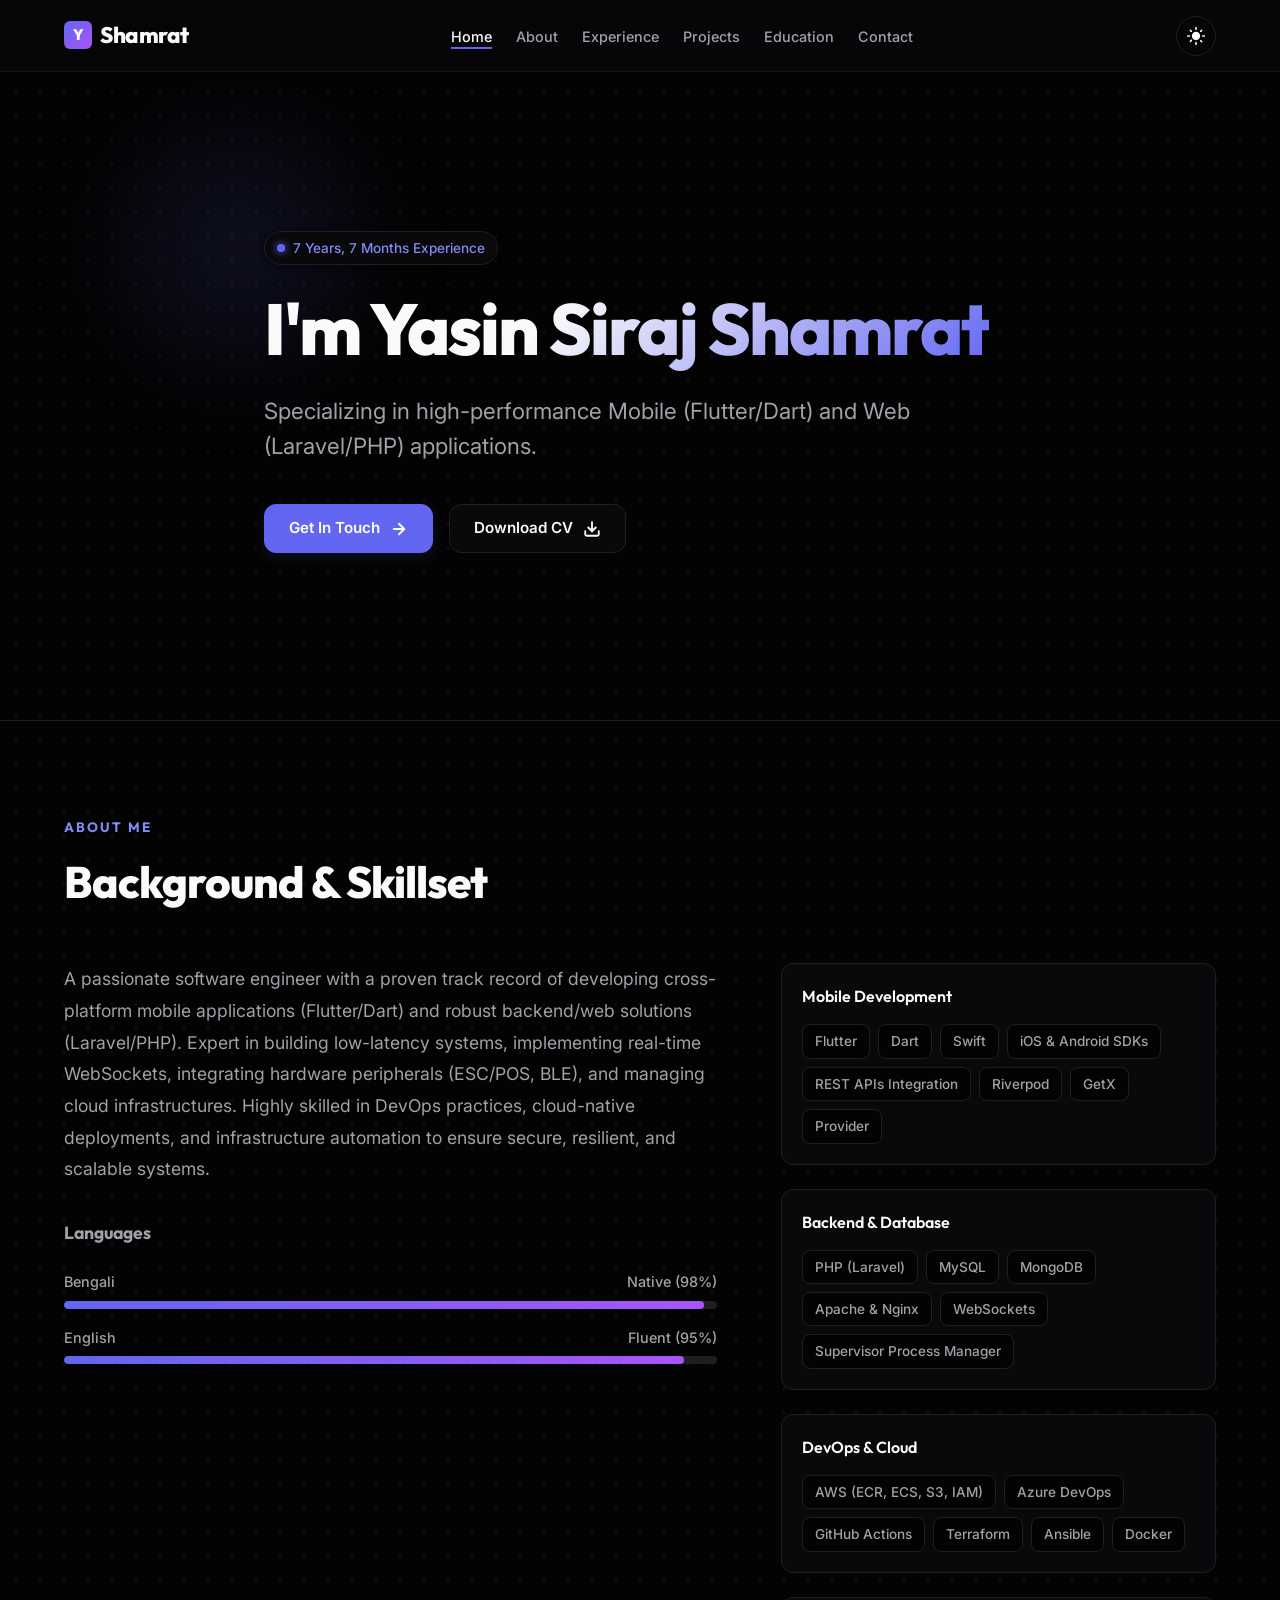
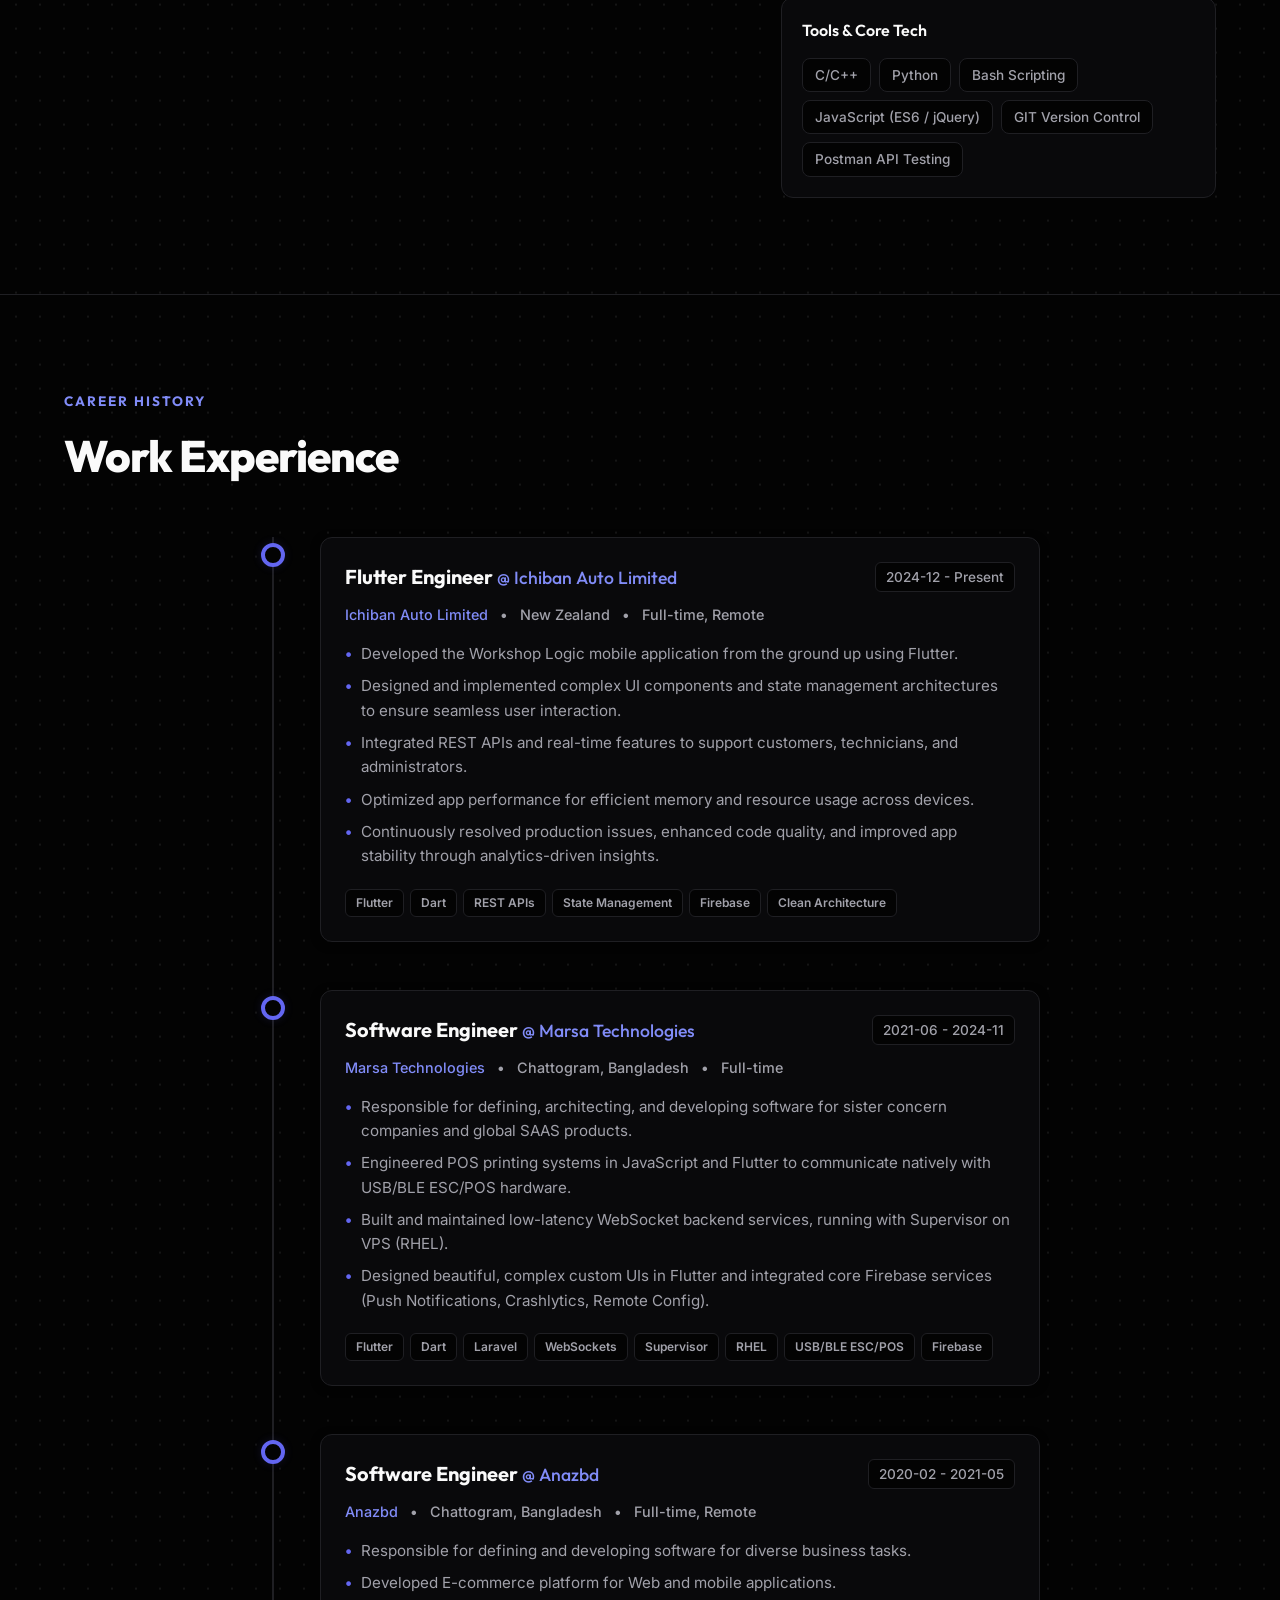
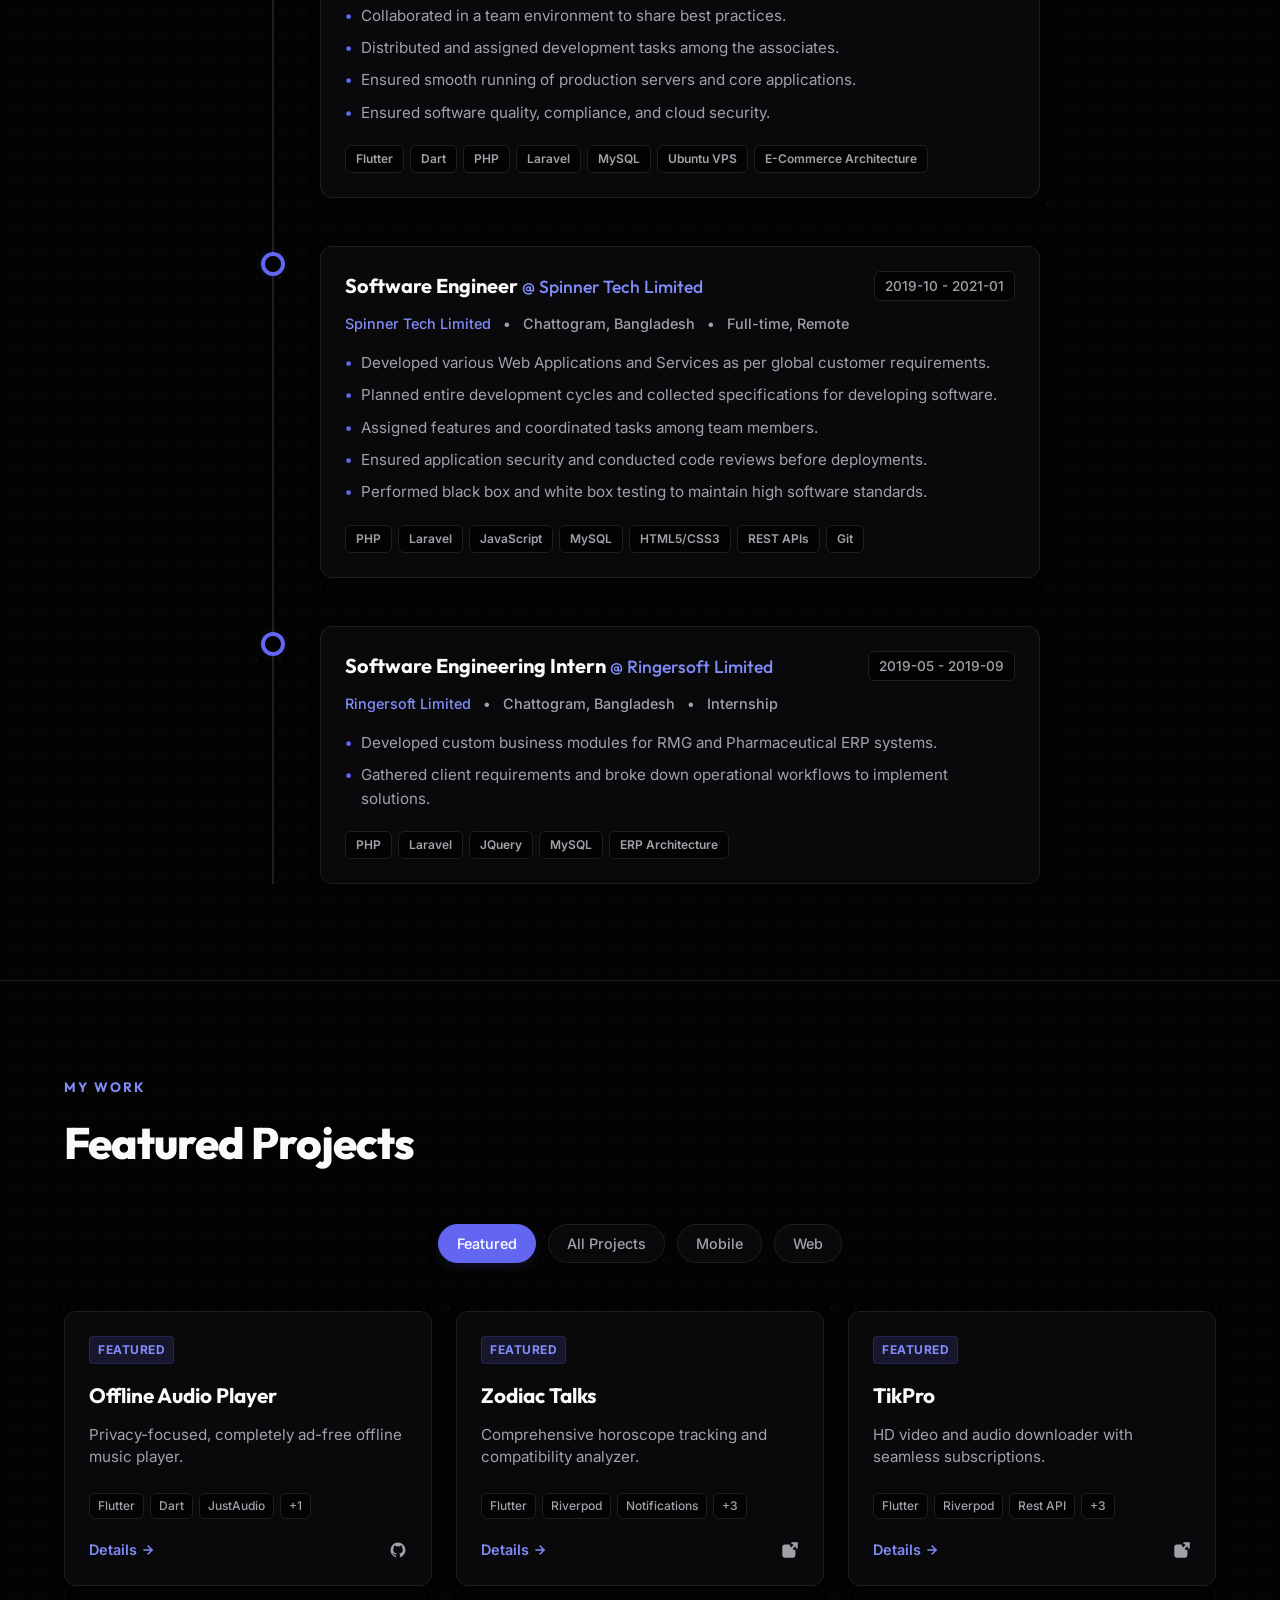
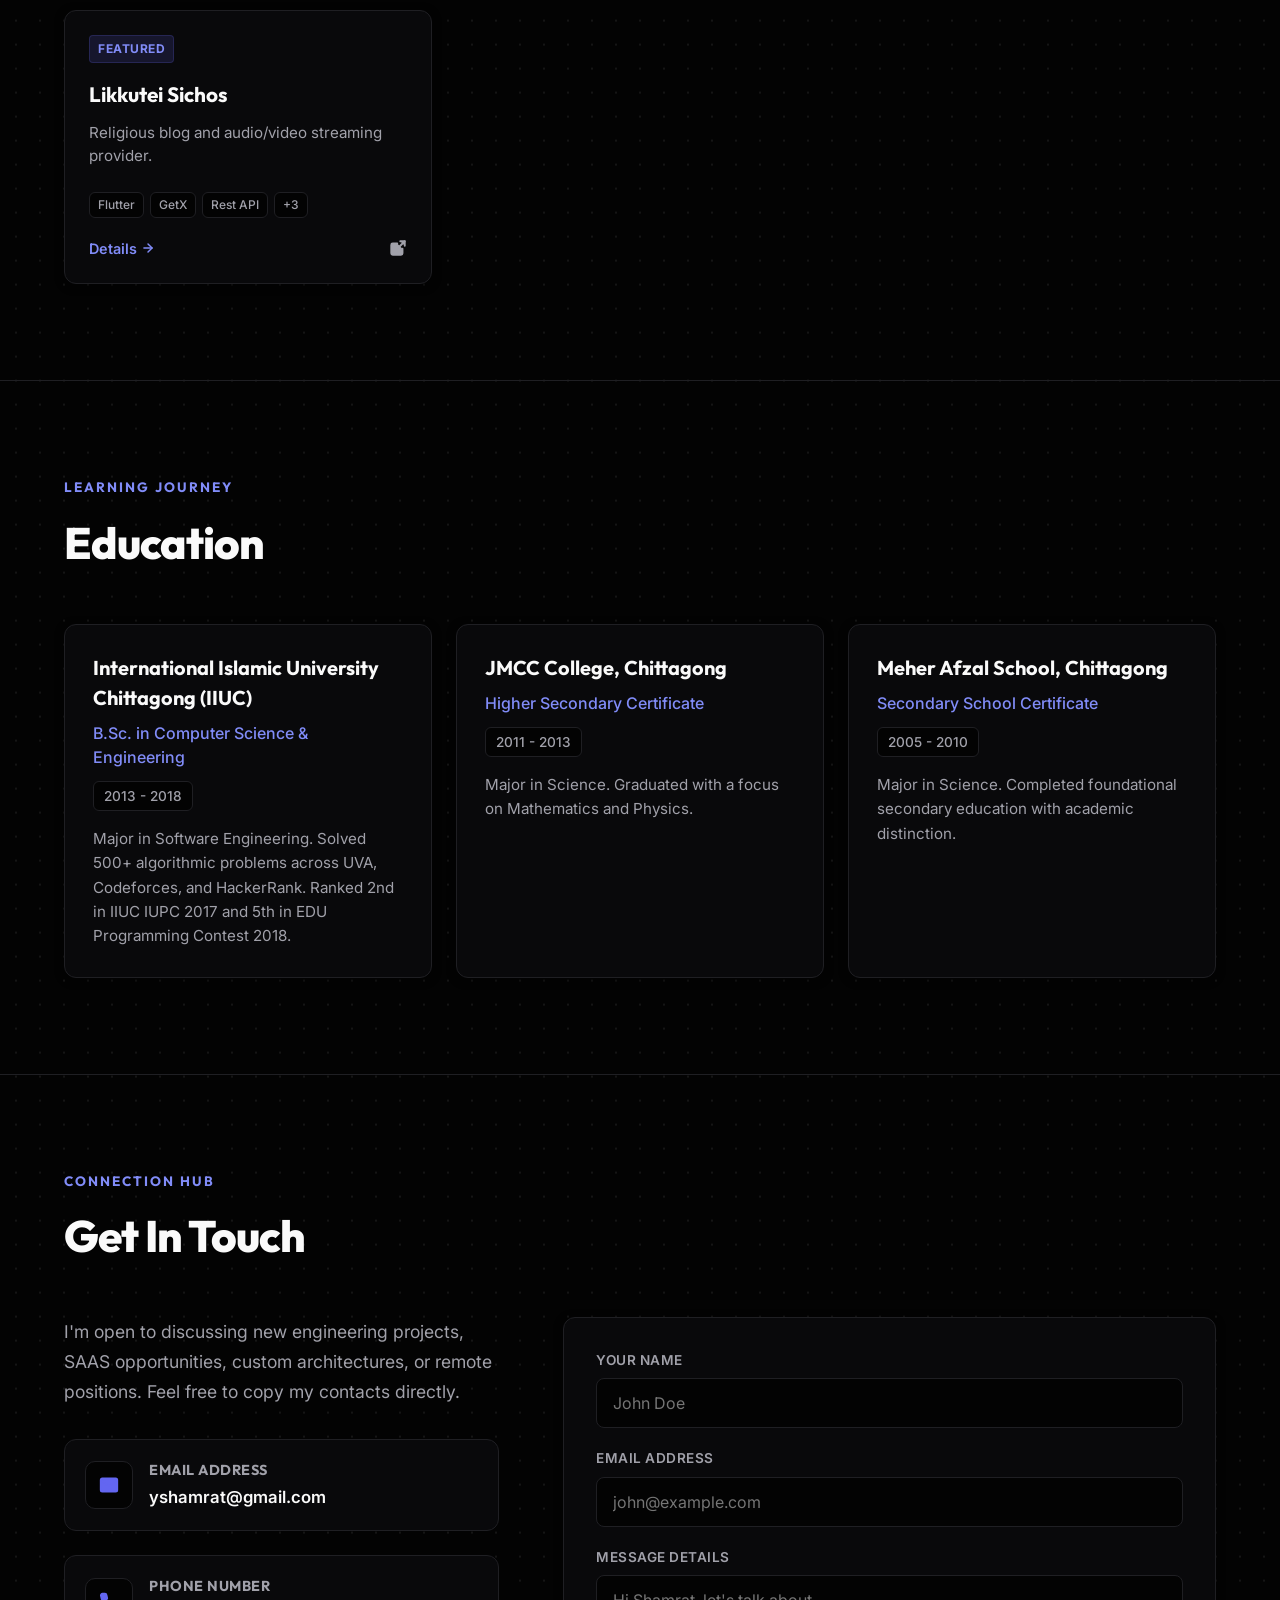
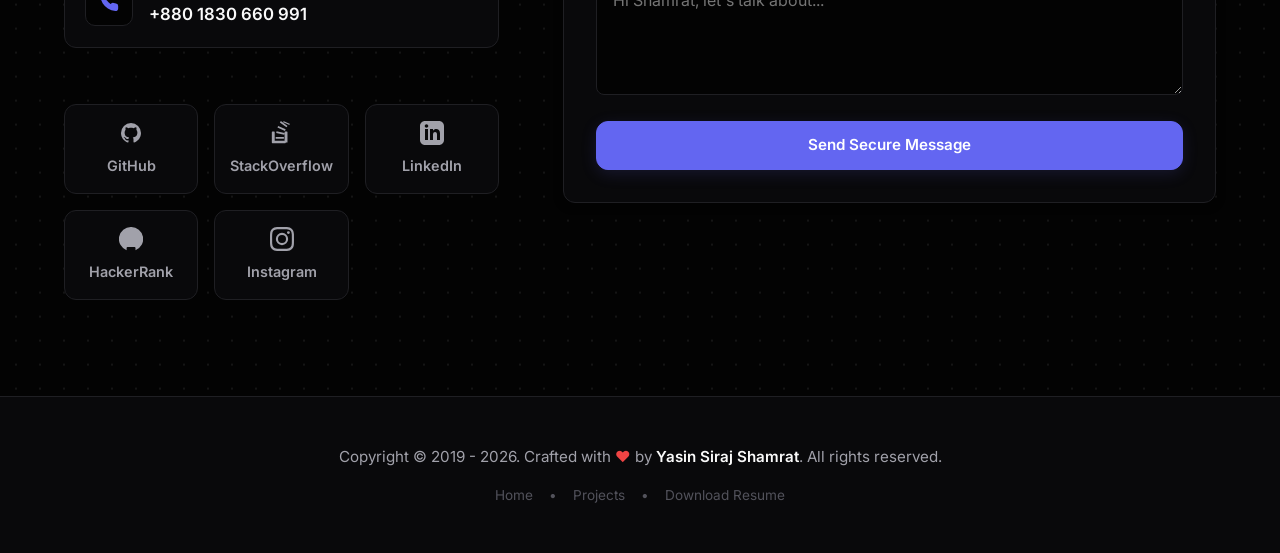
<file: index.html>
<!DOCTYPE html>
<html lang="en">
<head>
  <meta charset="UTF-8">
  <meta name="viewport" content="width=device-width, initial-scale=1.0">
  <meta http-equiv="X-UA-Compatible" content="ie=edge">
  
  <!-- Primary SEO Tags will be dynamically augmented, establishing fallbacks here -->
  <title>Yasin Siraj Shamrat | Software Engineer</title>
  <meta name="description" content="Personal portfolio of Yasin Siraj Shamrat, a Software Engineer specializing in mobile and web development.">
  <meta name="keywords" content="Yasin Siraj Shamrat, Software Engineer, Flutter, Laravel, DevOps">
  
  <!-- Preconnect Google Fonts -->
  <link rel="preconnect" href="https://fonts.googleapis.com">
  <link rel="preconnect" href="https://fonts.gstatic.com" crossorigin>

  <!-- Application Stylesheets -->
  <link rel="stylesheet" href="css/reset.css">
  <link rel="stylesheet" href="css/style.css">
</head>
<body>

  <!-- Sticky Header Navigation -->
  <header class="header">
    <div class="container header-container">
      <a href="#home" class="logo">
        <div class="logo-icon">Y</div>
        <span>Shamrat</span>
      </a>

      <!-- Navigation Links -->
      <nav class="nav">
        <ul class="nav-links" id="nav-links-list">
          <!-- Dynamically Rendered -->
        </ul>
      </nav>

      <!-- Action Controls -->
      <div class="nav-controls">
        <button class="theme-toggle" id="theme-toggle-btn" aria-label="Toggle light/dark theme">
          <!-- Dynamically populated SVG -->
        </button>
        <button class="mobile-nav-btn" id="mobile-nav-toggle" aria-label="Toggle mobile menu">
          <svg width="24" height="24" viewBox="0 0 24 24" fill="none" stroke="currentColor" stroke-width="2.5" stroke-linecap="round" stroke-linejoin="round">
            <line x1="3" y1="12" x2="21" y2="12"></line>
            <line x1="3" y1="6" x2="21" y2="6"></line>
            <line x1="3" y1="18" x2="21" y2="18"></line>
          </svg>
        </button>
      </div>
    </div>
  </header>

  <!-- Hero Landing Section -->
  <section id="home" class="hero">
    <!-- Dynamically Rendered -->
  </section>

  <!-- About & Skills Section -->
  <section id="about" class="section">
    <!-- Dynamically Rendered -->
  </section>

  <!-- Experience Section -->
  <section id="experience" class="section">
    <!-- Dynamically Rendered -->
  </section>

  <!-- Projects Section -->
  <section id="projects" class="section">
    <!-- Dynamically Rendered -->
  </section>

  <!-- Education Section -->
  <section id="education" class="section">
    <!-- Dynamically Rendered -->
  </section>

  <!-- Contact Section -->
  <section id="contact" class="section">
    <!-- Dynamically Rendered -->
  </section>

  <!-- Footer -->
  <footer id="footer" class="footer">
    <!-- Dynamically Rendered -->
  </footer>

  <!-- Dynamic Detail Overlay Modal -->
  <div class="modal-overlay" id="project-modal">
    <div class="modal-container">
      <div class="modal-header">
        <h3 class="modal-title" id="modal-title-text">Project Details</h3>
        <button class="modal-close-btn" aria-label="Close details">
          <svg viewBox="0 0 24 24"><path d="M19 6.41 17.59 5 12 10.59 6.41 5 5 6.41 10.59 12 5 17.59 6.41 19 12 13.41 17.59 19 19 17.59 13.41 12z"/></svg>
        </button>
      </div>
      <div class="modal-content" id="modal-dynamic-content">
        <!-- Rendered dynamically from project dataset -->
      </div>
    </div>
  </div>

  <!-- Core Javascript Module Engine -->
  <script src="portfolio.js"></script>
  <script defer src="js/app.js"></script>

</body>
</html>
</file>
<file: css/style.css>
/* 
 * Design System - Vercel / Linear / Apple Inspired Portfolio
 * Driven by CSS Variables for Light / Dark Mode support
 */

@import url('https://fonts.googleapis.com/css2?family=Inter:wght@300;400;500;600;700&family=Outfit:wght@400;500;600;700;800&display=swap');

:root {
  color-scheme: dark;
  /* Dark Theme Tokens (Default) */
  --bg-color: #030303;
  --bg-card: #09090b;
  --bg-card-hover: #121215;
  --border-color: #1f1f23;
  --border-hover: #2d2d34;
  --text-primary: #fafafa;
  --text-secondary: #a1a1aa;
  --text-muted: #52525b;
  --accent-color: #6366f1; /* Premium Indigo */
  --accent-glow: rgba(99, 102, 241, 0.15);
  --accent-text: #818cf8;
  
  --glass-bg: rgba(9, 9, 11, 0.75);
  --glass-border: rgba(255, 255, 255, 0.05);
  --modal-bg: rgba(9, 9, 11, 0.9);
  
  --grid-pattern: radial-gradient(rgba(255, 255, 255, 0.07) 1px, transparent 1px);
  
  --font-sans: 'Inter', -apple-system, sans-serif;
  --font-display: 'Outfit', sans-serif;
  --transition-smooth: all 0.35s cubic-bezier(0.16, 1, 0.3, 1);
  --shadow-sm: 0 2px 8px rgba(0, 0, 0, 0.5);
  --shadow-lg: 0 10px 30px rgba(0, 0, 0, 0.7);
  --border-radius: 12px;
}

/* Light Theme Overrides */
html.theme-light {
  color-scheme: light;
  --bg-color: #fafafa;
  --bg-card: #ffffff;
  --bg-card-hover: #f4f4f5;
  --border-color: #e4e4e7;
  --border-hover: #d4d4d8;
  --text-primary: #09090b;
  --text-secondary: #71717a;
  --text-muted: #a1a1aa;
  --accent-color: #4f46e5;
  --accent-glow: rgba(79, 70, 229, 0.08);
  --accent-text: #4f46e5;
  
  --glass-bg: rgba(255, 255, 255, 0.75);
  --glass-border: rgba(9, 9, 11, 0.05);
  --modal-bg: rgba(255, 255, 255, 0.95);
  
  --grid-pattern: radial-gradient(rgba(9, 9, 11, 0.05) 1px, transparent 1px);
  --shadow-sm: 0 2px 8px rgba(9, 9, 11, 0.05);
  --shadow-lg: 0 10px 30px rgba(9, 9, 11, 0.08);
}

/* Global Styles */
html {
  font-family: var(--font-sans);
  color: var(--text-primary);
  background-color: var(--bg-color);
  transition: background-color 0.4s ease;
  overflow-x: hidden;
}

body {
  background-image: var(--grid-pattern);
  background-size: 24px 24px;
  background-position: center;
  min-height: 100vh;
}

/* Page Layout */
.container {
  max-width: 1200px;
  margin: 0 auto;
  padding: 0 24px;
}

/* Sticky Frosted Header */
.header {
  position: fixed;
  top: 0;
  left: 0;
  right: 0;
  height: 72px;
  background: var(--glass-bg);
  backdrop-filter: blur(16px);
  -webkit-backdrop-filter: blur(16px);
  border-bottom: 1px solid var(--glass-border);
  z-index: 100;
  transition: var(--transition-smooth);
}

.header-container {
  display: flex;
  justify-content: space-between;
  align-items: center;
  height: 100%;
}

.logo {
  font-family: var(--font-display);
  font-weight: 800;
  font-size: 1.4rem;
  letter-spacing: -0.5px;
  display: flex;
  align-items: center;
  gap: 8px;
}

.logo-icon {
  width: 28px;
  height: 28px;
  background: linear-gradient(135deg, var(--accent-color), #a855f7);
  border-radius: 6px;
  display: flex;
  align-items: center;
  justify-content: center;
  color: #fff;
  font-weight: 800;
  font-size: 0.95rem;
}

.nav-links {
  display: flex;
  gap: 24px;
  align-items: center;
}

.nav-link {
  font-size: 0.9rem;
  font-weight: 500;
  color: var(--text-secondary);
  transition: var(--transition-smooth);
  position: relative;
}

.nav-link:hover,
.nav-link.active {
  color: var(--text-primary);
}

.nav-link::after {
  content: '';
  position: absolute;
  bottom: -4px;
  left: 0;
  width: 0;
  height: 2px;
  background-color: var(--accent-color);
  transition: var(--transition-smooth);
}

.nav-link.active::after,
.nav-link:hover::after {
  width: 100%;
}

/* Controls & Theme Switcher */
.nav-controls {
  display: flex;
  gap: 16px;
  align-items: center;
}

.theme-toggle {
  background: none;
  border: 1px solid var(--border-color);
  width: 40px;
  height: 40px;
  border-radius: 50%;
  cursor: pointer;
  display: flex;
  align-items: center;
  justify-content: center;
  color: var(--text-primary);
  transition: var(--transition-smooth);
}

.theme-toggle:hover {
  background: var(--bg-card-hover);
  border-color: var(--border-hover);
  transform: rotate(15deg);
}

.theme-toggle svg {
  width: 20px;
  height: 20px;
  fill: currentColor;
}

/* Sun/Moon SVGs in JS will switch */
.theme-light .sun-icon {
  display: none;
}
html:not(.theme-light) .moon-icon {
  display: none;
}

/* Mobile Nav Toggle */
.mobile-nav-btn {
  display: none;
  background: none;
  border: 1px solid var(--border-color);
  width: 40px;
  height: 40px;
  border-radius: 8px;
  cursor: pointer;
  color: var(--text-primary);
  align-items: center;
  justify-content: center;
  transition: var(--transition-smooth);
}

/* Hero Section */
.hero {
  padding-top: 160px;
  padding-bottom: 96px;
  min-height: 80vh;
  display: flex;
  align-items: center;
  position: relative;
}

.hero-mesh {
  position: absolute;
  top: 0;
  left: 50%;
  transform: translateX(-50%);
  width: 100%;
  max-width: 1400px;
  height: 100%;
  pointer-events: none;
  overflow: hidden;
  z-index: -1;
}

.hero-glow {
  position: absolute;
  top: 10%;
  left: 5%;
  width: 350px;
  height: 350px;
  background: radial-gradient(circle, var(--accent-glow) 0%, transparent 70%);
  border-radius: 50%;
  filter: blur(40px);
}

.hero-content {
  max-width: 800px;
}

.experience-badge {
  display: inline-flex;
  align-items: center;
  gap: 8px;
  padding: 6px 12px;
  background: var(--bg-card);
  border: 1px solid var(--border-color);
  border-radius: 100px;
  font-size: 0.85rem;
  font-weight: 500;
  color: var(--accent-text);
  margin-bottom: 24px;
  box-shadow: var(--shadow-sm);
  transition: var(--transition-smooth);
}

.experience-badge:hover {
  border-color: var(--accent-color);
}

.experience-badge::before {
  content: '';
  width: 8px;
  height: 8px;
  background: var(--accent-color);
  border-radius: 50%;
  box-shadow: 0 0 8px var(--accent-color);
}

.hero-title {
  font-family: var(--font-display);
  font-size: clamp(2.5rem, 6vw, 4.5rem);
  font-weight: 800;
  line-height: 1.1;
  letter-spacing: -2px;
  margin-bottom: 24px;
}

.hero-title span {
  background: linear-gradient(135deg, var(--text-primary) 30%, var(--accent-color));
  -webkit-background-clip: text;
  -webkit-text-fill-color: transparent;
}

.hero-subtitle {
  font-size: clamp(1.1rem, 2vw, 1.4rem);
  color: var(--text-secondary);
  line-height: 1.6;
  margin-bottom: 40px;
  font-weight: 400;
}

.hero-buttons {
  display: flex;
  gap: 16px;
  flex-wrap: wrap;
}

.btn {
  display: inline-flex;
  align-items: center;
  gap: 10px;
  padding: 12px 24px;
  font-size: 0.95rem;
  font-weight: 600;
  border-radius: var(--border-radius);
  cursor: pointer;
  transition: var(--transition-smooth);
}

.btn-primary {
  background: var(--accent-color);
  color: #fff;
  border: 1px solid var(--accent-color);
  box-shadow: 0 4px 16px var(--accent-glow);
}

.btn-primary:hover {
  transform: translateY(-2px);
  box-shadow: 0 6px 20px rgba(99, 102, 241, 0.3);
}

.btn-secondary {
  background: var(--bg-card);
  color: var(--text-primary);
  border: 1px solid var(--border-color);
}

.btn-secondary:hover {
  background: var(--bg-card-hover);
  border-color: var(--border-hover);
  transform: translateY(-2px);
}

/* Sections */
.section {
  padding: 96px 0;
  border-top: 1px solid var(--border-color);
  position: relative;
}

.section-header {
  margin-bottom: 48px;
  max-width: 600px;
}

.section-tag {
  font-family: var(--font-display);
  font-size: 0.85rem;
  text-transform: uppercase;
  letter-spacing: 2px;
  color: var(--accent-text);
  font-weight: 700;
  margin-bottom: 12px;
  display: block;
}

.section-title {
  font-family: var(--font-display);
  font-size: clamp(2rem, 4vw, 2.75rem);
  font-weight: 800;
  letter-spacing: -1px;
}

/* About & Skills Grid */
.about-grid {
  display: grid;
  grid-template-columns: 3fr 2fr;
  gap: 64px;
  align-items: start;
}

.about-bio {
  font-size: 1.1rem;
  color: var(--text-secondary);
  line-height: 1.8;
}

.about-bio p {
  margin-bottom: 24px;
}

.skills-wrapper {
  display: flex;
  flex-direction: column;
  gap: 24px;
}

.skill-category {
  background: var(--bg-card);
  border: 1px solid var(--border-color);
  border-radius: var(--border-radius);
  padding: 20px;
  transition: var(--transition-smooth);
}

.skill-category:hover {
  border-color: var(--border-hover);
  transform: translateY(-2px);
  box-shadow: var(--shadow-sm);
}

.skill-category-title {
  font-family: var(--font-display);
  font-weight: 600;
  font-size: 1rem;
  margin-bottom: 16px;
  color: var(--text-primary);
  display: flex;
  align-items: center;
  gap: 8px;
}

.skill-tags {
  display: flex;
  flex-wrap: wrap;
  gap: 8px;
}

.skill-tag {
  background: var(--bg-color);
  border: 1px solid var(--border-color);
  padding: 6px 12px;
  border-radius: 8px;
  font-size: 0.85rem;
  color: var(--text-secondary);
  font-weight: 500;
  transition: var(--transition-smooth);
}

.skill-tag:hover {
  background: var(--accent-glow);
  color: var(--accent-text);
  border-color: var(--accent-color);
  transform: scale(1.05);
}

/* Language Bars */
.languages-box {
  margin-top: 32px;
}

.languages-title {
  font-family: var(--font-display);
  font-size: 1.1rem;
  font-weight: 700;
  margin-bottom: 20px;
}

.language-item {
  margin-bottom: 16px;
}

.language-info {
  display: flex;
  justify-content: space-between;
  margin-bottom: 6px;
  font-size: 0.9rem;
  font-weight: 500;
}

.language-bar-bg {
  height: 8px;
  background: var(--border-color);
  border-radius: 4px;
  overflow: hidden;
}

.language-bar-fill {
  height: 100%;
  background: linear-gradient(90deg, var(--accent-color), #a855f7);
  border-radius: 4px;
  transition: width 1.5s cubic-bezier(0.16, 1, 0.3, 1);
}

/* Experience Timeline */
.timeline {
  position: relative;
  max-width: 800px;
  margin: 0 auto;
}

.timeline::before {
  content: '';
  position: absolute;
  left: 32px;
  top: 0;
  bottom: 0;
  width: 2px;
  background: var(--border-color);
}

.timeline-item {
  position: relative;
  padding-left: 80px;
  margin-bottom: 48px;
}

.timeline-item:last-child {
  margin-bottom: 0;
}

.timeline-dot {
  position: absolute;
  left: 21px;
  top: 6px;
  width: 24px;
  height: 24px;
  background: var(--bg-color);
  border: 4px solid var(--accent-color);
  border-radius: 50%;
  z-index: 2;
  box-shadow: 0 0 10px var(--accent-glow);
  transition: var(--transition-smooth);
}

.timeline-item:hover .timeline-dot {
  background: var(--accent-color);
  transform: scale(1.15);
}

.timeline-card {
  background: var(--bg-card);
  border: 1px solid var(--border-color);
  border-radius: var(--border-radius);
  padding: 24px;
  box-shadow: var(--shadow-sm);
  transition: var(--transition-smooth);
}

.timeline-card:hover {
  border-color: var(--border-hover);
  transform: translateX(4px);
  box-shadow: var(--shadow-lg);
}

.timeline-header {
  display: flex;
  justify-content: space-between;
  align-items: flex-start;
  margin-bottom: 12px;
  flex-wrap: wrap;
  gap: 8px;
}

.timeline-role {
  font-family: var(--font-display);
  font-size: 1.25rem;
  font-weight: 700;
}

.timeline-role span {
  color: var(--accent-text);
  font-weight: 500;
  font-size: 1.1rem;
}

.timeline-date {
  font-size: 0.85rem;
  color: var(--text-secondary);
  font-weight: 500;
  background: var(--bg-color);
  border: 1px solid var(--border-color);
  padding: 4px 10px;
  border-radius: 6px;
}

.timeline-company-info {
  display: flex;
  gap: 12px;
  font-size: 0.9rem;
  color: var(--text-secondary);
  margin-bottom: 16px;
  font-weight: 500;
}

.timeline-company-info a {
  color: var(--accent-text);
}

.timeline-company-info a:hover {
  text-decoration: underline;
}

.timeline-highlights {
  margin-bottom: 20px;
}

.timeline-highlights li {
  font-size: 0.95rem;
  color: var(--text-secondary);
  line-height: 1.6;
  margin-bottom: 8px;
  position: relative;
  padding-left: 16px;
}

.timeline-highlights li::before {
  content: '•';
  color: var(--accent-color);
  position: absolute;
  left: 0;
  font-weight: bold;
}

.timeline-techs {
  display: flex;
  flex-wrap: wrap;
  gap: 6px;
}

.timeline-tech-pill {
  background: var(--bg-color);
  border: 1px solid var(--border-color);
  padding: 4px 10px;
  border-radius: 6px;
  font-size: 0.75rem;
  font-weight: 600;
  color: var(--text-secondary);
}

/* Projects Layout & Filtering */
.projects-filter {
  display: flex;
  justify-content: center;
  gap: 12px;
  margin-bottom: 48px;
}

.filter-btn {
  background: var(--bg-card);
  border: 1px solid var(--border-color);
  color: var(--text-secondary);
  padding: 8px 18px;
  border-radius: 100px;
  cursor: pointer;
  font-weight: 500;
  font-size: 0.9rem;
  transition: var(--transition-smooth);
}

.filter-btn:hover {
  border-color: var(--border-hover);
  color: var(--text-primary);
}

.filter-btn.active {
  background: var(--accent-color);
  color: #fff;
  border-color: var(--accent-color);
  box-shadow: 0 4px 12px var(--accent-glow);
}

.projects-grid {
  display: grid;
  grid-template-columns: repeat(auto-fill, minmax(340px, 1fr));
  gap: 24px;
}

.project-card {
  background: var(--bg-card);
  border: 1px solid var(--border-color);
  border-radius: var(--border-radius);
  padding: 24px;
  display: flex;
  flex-direction: column;
  height: 100%;
  box-shadow: var(--shadow-sm);
  transition: var(--transition-smooth);
  cursor: pointer;
  position: relative;
  overflow: hidden;
}

.project-card::before {
  content: '';
  position: absolute;
  top: 0;
  left: 0;
  right: 0;
  height: 2px;
  background: linear-gradient(90deg, var(--accent-color), #a855f7);
  transform: scaleX(0);
  transform-origin: left;
  transition: var(--transition-smooth);
}

.project-card:hover {
  border-color: var(--border-hover);
  transform: translateY(-4px);
  box-shadow: var(--shadow-lg);
}

.project-card:hover::before {
  transform: scaleX(1);
}

.project-featured-badge {
  align-self: flex-start;
  font-size: 0.75rem;
  font-weight: 700;
  text-transform: uppercase;
  letter-spacing: 0.5px;
  background: var(--accent-glow);
  color: var(--accent-text);
  padding: 4px 8px;
  border-radius: 4px;
  margin-bottom: 16px;
  border: 1px solid rgba(99, 102, 241, 0.2);
}

.project-card-title {
  font-family: var(--font-display);
  font-size: 1.3rem;
  font-weight: 700;
  margin-bottom: 12px;
  color: var(--text-primary);
}

.project-card-description {
  font-size: 0.95rem;
  color: var(--text-secondary);
  line-height: 1.5;
  margin-bottom: 24px;
  flex-grow: 1;
}

.project-card-techs {
  display: flex;
  flex-wrap: wrap;
  gap: 6px;
  margin-bottom: 20px;
}

.project-card-tech {
  background: var(--bg-color);
  border: 1px solid var(--border-color);
  padding: 3px 8px;
  border-radius: 6px;
  font-size: 0.75rem;
  color: var(--text-secondary);
  font-weight: 500;
}

.project-card-footer {
  display: flex;
  justify-content: space-between;
  align-items: center;
  font-size: 0.9rem;
  font-weight: 600;
  color: var(--accent-text);
}

.project-card-more {
  display: flex;
  align-items: center;
  gap: 4px;
  transition: var(--transition-smooth);
}

.project-card:hover .project-card-more {
  transform: translateX(4px);
}

.project-card-links {
  display: flex;
  gap: 12px;
  pointer-events: auto; /* Stop propagation in JS click handling */
}

.project-icon-link {
  color: var(--text-secondary);
  transition: var(--transition-smooth);
}

.project-icon-link:hover {
  color: var(--text-primary);
  transform: scale(1.1);
}

.project-icon-link svg {
  width: 18px;
  height: 18px;
  fill: currentColor;
}

/* Education Cards */
.education-grid {
  display: grid;
  grid-template-columns: repeat(auto-fit, minmax(320px, 1fr));
  gap: 24px;
}

.education-card {
  background: var(--bg-card);
  border: 1px solid var(--border-color);
  border-radius: var(--border-radius);
  padding: 28px;
  box-shadow: var(--shadow-sm);
  transition: var(--transition-smooth);
}

.education-card:hover {
  border-color: var(--border-hover);
  transform: translateY(-3px);
  box-shadow: var(--shadow-lg);
}

.education-institution {
  font-family: var(--font-display);
  font-size: 1.25rem;
  font-weight: 700;
  margin-bottom: 8px;
}

.education-degree {
  font-size: 1rem;
  font-weight: 500;
  color: var(--accent-text);
  margin-bottom: 12px;
}

.education-duration {
  font-size: 0.85rem;
  color: var(--text-secondary);
  font-weight: 500;
  background: var(--bg-color);
  border: 1px solid var(--border-color);
  padding: 4px 10px;
  border-radius: 6px;
  display: inline-block;
  margin-bottom: 16px;
}

.education-details {
  font-size: 0.95rem;
  color: var(--text-secondary);
  line-height: 1.6;
}

/* Contact Section & Clipboard widgets */
.contact-container {
  display: grid;
  grid-template-columns: 2fr 3fr;
  gap: 64px;
  align-items: start;
}

.contact-info {
  display: flex;
  flex-direction: column;
  gap: 24px;
}

.contact-method {
  background: var(--bg-card);
  border: 1px solid var(--border-color);
  border-radius: var(--border-radius);
  padding: 20px;
  display: flex;
  align-items: center;
  gap: 16px;
  cursor: pointer;
  position: relative;
  transition: var(--transition-smooth);
}

.contact-method:hover {
  border-color: var(--border-hover);
  transform: translateY(-2px);
  box-shadow: var(--shadow-sm);
}

.contact-icon-bg {
  width: 48px;
  height: 48px;
  background: var(--bg-color);
  border: 1px solid var(--border-color);
  border-radius: 10px;
  display: flex;
  align-items: center;
  justify-content: center;
  color: var(--accent-color);
  transition: var(--transition-smooth);
}

.contact-method:hover .contact-icon-bg {
  background: var(--accent-color);
  color: #fff;
  border-color: var(--accent-color);
}

.contact-method svg {
  width: 20px;
  height: 20px;
  fill: currentColor;
}

.contact-details h4 {
  font-family: var(--font-display);
  font-size: 0.9rem;
  font-weight: 700;
  text-transform: uppercase;
  letter-spacing: 0.5px;
  color: var(--text-secondary);
  margin-bottom: 4px;
}

.contact-details p {
  font-weight: 600;
  font-size: 1.05rem;
  color: var(--text-primary);
}

/* Clipboard Alert Tooltip */
.copy-tooltip {
  position: absolute;
  top: -30px;
  left: 50%;
  transform: translateX(-50%) translateY(5px);
  background: var(--accent-color);
  color: #fff;
  padding: 4px 8px;
  border-radius: 4px;
  font-size: 0.75rem;
  font-weight: 600;
  pointer-events: none;
  opacity: 0;
  transition: var(--transition-smooth);
}

.copy-tooltip.active {
  opacity: 1;
  transform: translateX(-50%) translateY(0);
}

/* Contact Social links grid */
.socials-grid {
  display: grid;
  grid-template-columns: repeat(auto-fit, minmax(130px, 1fr));
  gap: 16px;
  margin-top: 32px;
}

.social-button {
  background: var(--bg-card);
  border: 1px solid var(--border-color);
  padding: 16px;
  border-radius: var(--border-radius);
  display: flex;
  flex-direction: column;
  align-items: center;
  gap: 10px;
  font-weight: 600;
  font-size: 0.9rem;
  color: var(--text-secondary);
  transition: var(--transition-smooth);
}

.social-button:hover {
  border-color: var(--accent-color);
  color: var(--text-primary);
  transform: translateY(-3px);
  background: var(--accent-glow);
}

.social-button svg {
  width: 24px;
  height: 24px;
  fill: currentColor;
}

/* Form Styles */
.contact-form {
  background: var(--bg-card);
  border: 1px solid var(--border-color);
  border-radius: var(--border-radius);
  padding: 32px;
  box-shadow: var(--shadow-sm);
}

.form-group {
  margin-bottom: 20px;
}

.form-label {
  display: block;
  font-size: 0.85rem;
  font-weight: 600;
  color: var(--text-secondary);
  margin-bottom: 8px;
  text-transform: uppercase;
  letter-spacing: 0.5px;
}

.form-input {
  width: 100%;
  background: var(--bg-color);
  border: 1px solid var(--border-color);
  padding: 12px 16px;
  border-radius: 8px;
  color: var(--text-primary);
  transition: var(--transition-smooth);
}

.form-input:focus {
  outline: none;
  border-color: var(--accent-color);
  box-shadow: 0 0 0 3px var(--accent-glow);
}

textarea.form-input {
  min-height: 120px;
  resize: vertical;
}

/* Dynamic Project Modal */
.modal-overlay {
  position: fixed;
  top: 0;
  left: 0;
  right: 0;
  bottom: 0;
  background: rgba(0, 0, 0, 0.4);
  backdrop-filter: blur(12px);
  -webkit-backdrop-filter: blur(12px);
  display: flex;
  align-items: center;
  justify-content: center;
  opacity: 0;
  pointer-events: none;
  z-index: 1000;
  transition: opacity 0.3s cubic-bezier(0.16, 1, 0.3, 1);
  padding: 24px;
}

.modal-overlay.active {
  opacity: 1;
  pointer-events: auto;
}

.modal-container {
  background: var(--modal-bg);
  border: 1px solid var(--border-color);
  max-width: 750px;
  width: 100%;
  max-height: 90vh;
  border-radius: 16px;
  box-shadow: var(--shadow-lg);
  overflow-y: auto;
  transform: scale(0.95) translateY(10px);
  transition: transform 0.3s cubic-bezier(0.16, 1, 0.3, 1);
}

.modal-overlay.active .modal-container {
  transform: scale(1) translateY(0);
}

.modal-header {
  padding: 24px 32px;
  border-bottom: 1px solid var(--border-color);
  display: flex;
  justify-content: space-between;
  align-items: center;
  position: sticky;
  top: 0;
  background: var(--modal-bg);
  backdrop-filter: blur(8px);
  z-index: 10;
}

.modal-title {
  font-family: var(--font-display);
  font-size: 1.5rem;
  font-weight: 800;
  color: var(--text-primary);
}

.modal-close-btn {
  background: none;
  border: 1px solid var(--border-color);
  width: 36px;
  height: 36px;
  border-radius: 50%;
  cursor: pointer;
  color: var(--text-secondary);
  display: flex;
  align-items: center;
  justify-content: center;
  transition: var(--transition-smooth);
}

.modal-close-btn:hover {
  background: var(--bg-card-hover);
  color: var(--text-primary);
  border-color: var(--border-hover);
  transform: rotate(90deg);
}

.modal-close-btn svg {
  width: 16px;
  height: 16px;
  fill: currentColor;
}

.modal-content {
  padding: 32px;
}

.modal-badges {
  display: flex;
  flex-wrap: wrap;
  gap: 8px;
  margin-bottom: 24px;
}

.modal-long-description {
  font-size: 1.05rem;
  color: var(--text-secondary);
  line-height: 1.7;
  margin-bottom: 32px;
}

.modal-section-title {
  font-family: var(--font-display);
  font-size: 1.1rem;
  font-weight: 700;
  margin-bottom: 16px;
  color: var(--text-primary);
  text-transform: uppercase;
  letter-spacing: 0.5px;
}

.modal-tech-stack {
  display: flex;
  flex-wrap: wrap;
  gap: 8px;
  margin-bottom: 32px;
}

.modal-tech-pill {
  background: var(--bg-card);
  border: 1px solid var(--border-color);
  padding: 6px 12px;
  border-radius: 8px;
  font-size: 0.85rem;
  font-weight: 600;
  color: var(--text-secondary);
}

.modal-links-grid {
  display: flex;
  gap: 16px;
  flex-wrap: wrap;
  margin-top: 16px;
}

.modal-link-btn {
  display: flex;
  align-items: center;
  gap: 8px;
  padding: 10px 20px;
  background: var(--bg-card);
  border: 1px solid var(--border-color);
  border-radius: 10px;
  font-size: 0.9rem;
  font-weight: 600;
  color: var(--text-primary);
  transition: var(--transition-smooth);
}

.modal-link-btn:hover {
  background: var(--accent-color);
  color: #fff;
  border-color: var(--accent-color);
}

.modal-link-btn svg {
  width: 18px;
  height: 18px;
  fill: currentColor;
}

/* Footer Section */
.footer {
  border-top: 1px solid var(--border-color);
  padding: 48px 0;
  background: var(--bg-card);
  text-align: center;
  transition: var(--transition-smooth);
}

.footer p {
  color: var(--text-secondary);
  font-size: 0.95rem;
  line-height: 1.6;
}

.footer-love {
  color: #ef4444;
  display: inline-block;
  animation: heartbeat 1.5s infinite;
}

@keyframes heartbeat {
  0%, 100% { transform: scale(1); }
  50% { transform: scale(1.15); }
}

.footer-links {
  display: flex;
  justify-content: center;
  gap: 16px;
  margin-top: 16px;
  font-size: 0.85rem;
  color: var(--text-muted);
}

.footer-links a:hover {
  color: var(--text-secondary);
  text-decoration: underline;
}

/* Responsive Breakpoints */
@media (max-width: 992px) {
  .about-grid {
    grid-template-columns: 1fr;
    gap: 40px;
  }
  
  .contact-container {
    grid-template-columns: 1fr;
    gap: 48px;
  }
}

@media (max-width: 768px) {
  .header {
    height: 64px;
  }
  
  .mobile-nav-btn {
    display: flex;
  }
  
  .nav-links {
    position: fixed;
    top: 64px;
    left: 0;
    right: 0;
    background: var(--glass-bg);
    backdrop-filter: blur(24px);
    -webkit-backdrop-filter: blur(24px);
    border-bottom: 1px solid var(--border-color);
    flex-direction: column;
    padding: 24px 0;
    gap: 16px;
    transform: translateY(-150%);
    opacity: 0;
    pointer-events: none;
    transition: var(--transition-smooth);
    z-index: 99;
  }
  
  .nav-links.active {
    transform: translateY(0);
    opacity: 1;
    pointer-events: auto;
  }
  
  .nav-link::after {
    display: none;
  }
  
  .timeline::before {
    left: 16px;
  }
  
  .timeline-dot {
    left: 5px;
  }
  
  .timeline-item {
    padding-left: 48px;
  }
  
  .timeline-header {
    flex-direction: column;
    align-items: flex-start;
  }
  
  .timeline-date {
    margin-top: 4px;
  }
}

/* Subtle Page Reveal Animations */
[data-reveal] {
  opacity: 0;
  transform: translateY(20px);
  transition: opacity 0.6s ease, transform 0.6s cubic-bezier(0.16, 1, 0.3, 1);
}

[data-reveal].revealed {
  opacity: 1;
  transform: translateY(0);
}

/* Page-Load Animations (Guarantees above-the-fold content loads instantly) */
@keyframes fadeInUp {
  from {
    opacity: 0;
    transform: translateY(20px);
  }
  to {
    opacity: 1;
    transform: translateY(0);
  }
}

.animate-reveal {
  animation: fadeInUp 0.8s cubic-bezier(0.16, 1, 0.3, 1) forwards;
}
</file>
